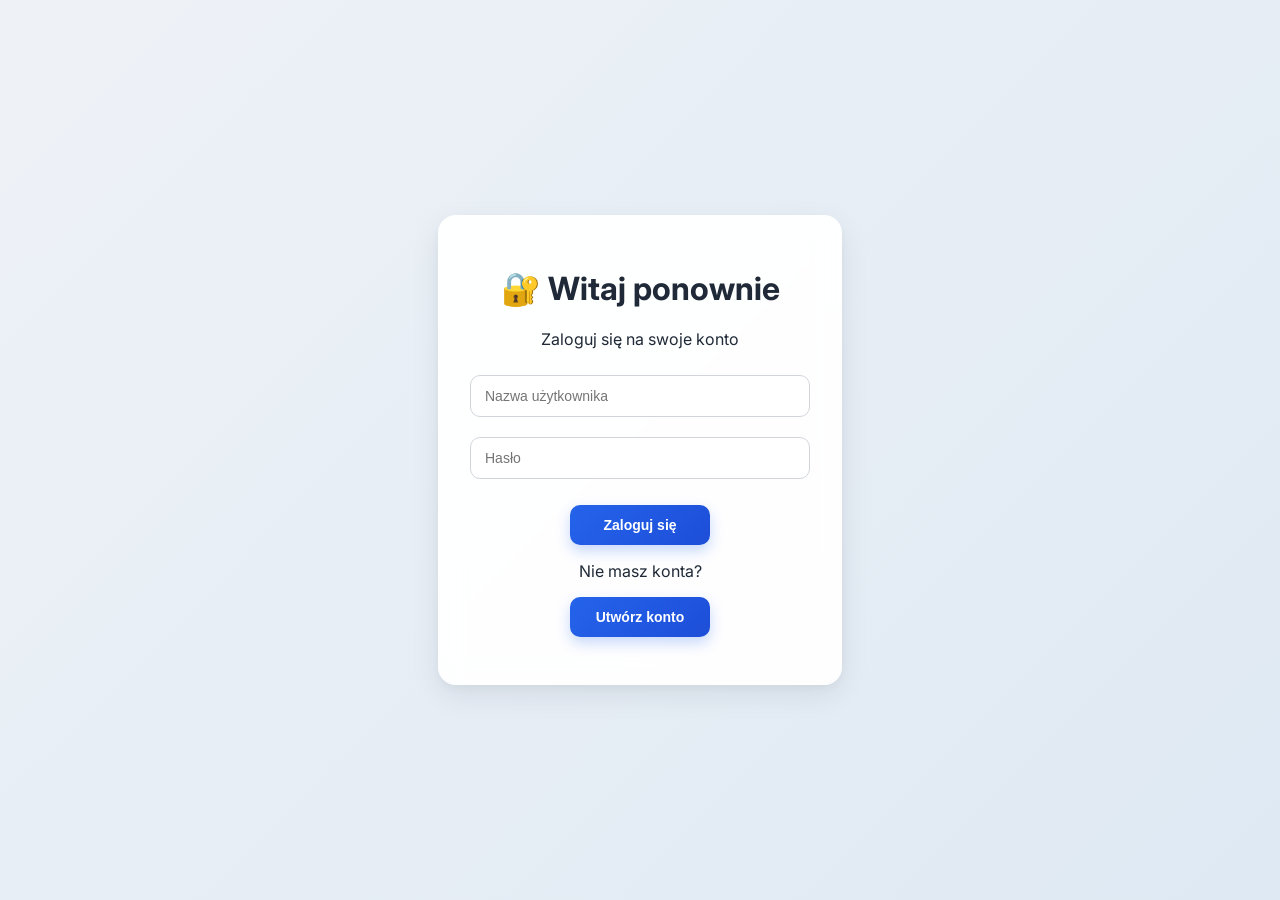
<file: frontend/index.html>
<!DOCTYPE html>
<html lang="pl">

<head>

    <meta charset="UTF-8">
    <meta name="viewport" content="width=device-width, initial-scale=1.0">

    <title>Logowanie</title>

    <link rel="stylesheet" href="css/styles.css">

    <link rel="preconnect" href="https://fonts.googleapis.com">

    <link href="https://fonts.googleapis.com/css2?family=Inter:wght@400;500;600&display=swap" rel="stylesheet">

</head>

<body>

    <div class="container">

        <div class="card">

            <h1>🔐 Witaj ponownie</h1>

            <p class="subtitle">
                Zaloguj się na swoje konto
            </p>

            <input
                type="text"
                id="username"
                placeholder="Nazwa użytkownika"
            >

            <input
                type="password"
                id="password"
                placeholder="Hasło"
            >

            <button id="login-btn" class="primary-btn" onclick="login()">
                <span id="login-text">Zaloguj się</span>
                <div id="spinner" class="spinner hidden"></div>
            </button>

            <div class="divider"></div>

            <p class="bottom-text">
                Nie masz konta?
            </p>

            <button class="secondary-btn" onclick="redirect_register()">
                Utwórz konto
            </button>

        </div>

    </div>

    <script src="js/app.js"></script>

</body>

</html>
</file>
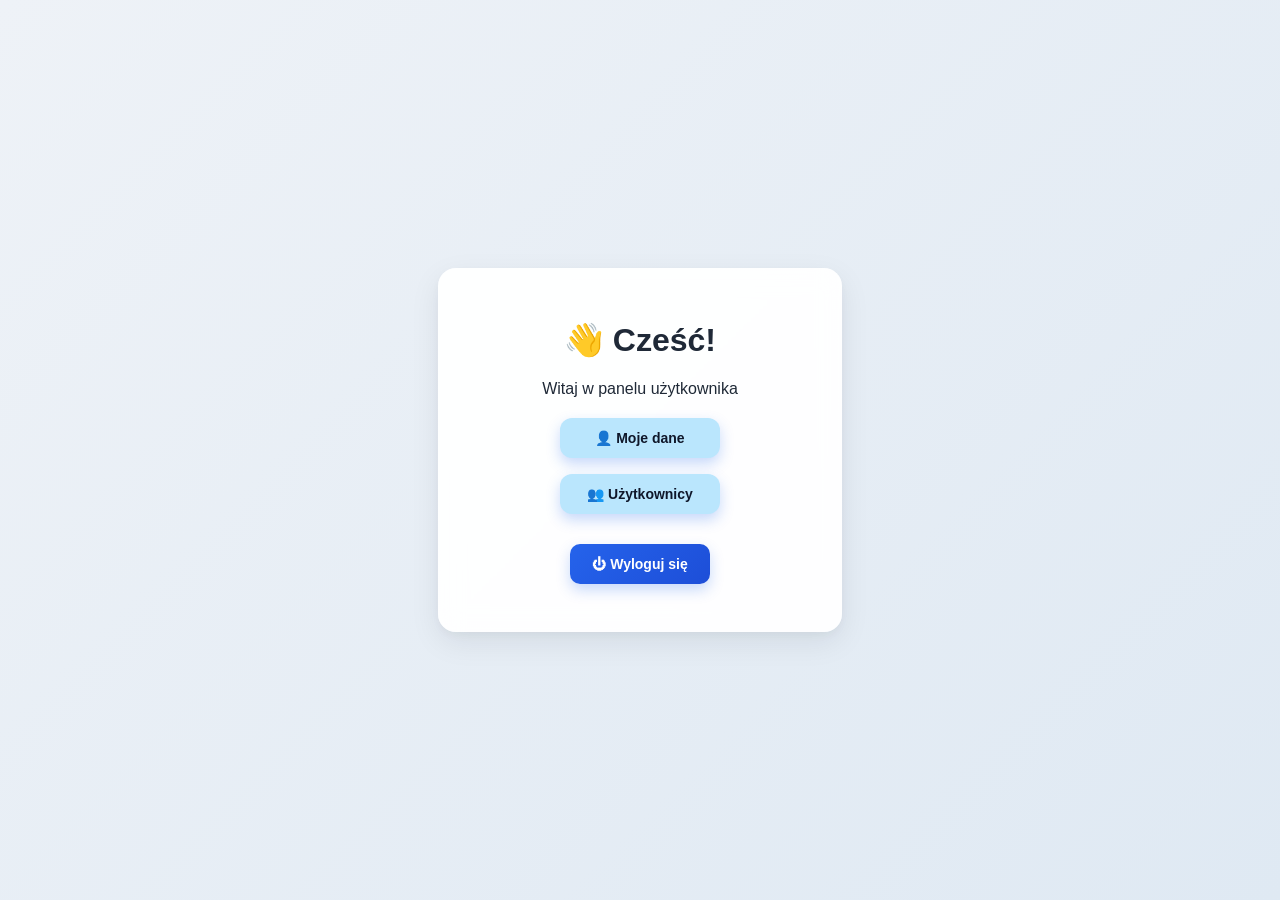
<file: frontend/main.html>
<!DOCTYPE html>
<html lang="pl">

<head>
  <meta charset="UTF-8">
  <title>Panel użytkownika</title>
  <link rel="stylesheet" href="css/styles.css">
</head>

<body>

<div class="card">

  <h1>👋 Cześć!</h1>

  <p class="subtitle">
    Witaj w panelu użytkownika
  </p>

  <!-- USER INFO -->
  <div id="output" style="margin: 20px 0;"></div>

  <!-- ACTIONS -->
<div class="btn-row">
  <button onclick="get_logged_user()"
  style="background:#bae6fd; color:#0f172a; border:none; padding:12px 22px; border-radius:12px; font-weight:600; cursor:pointer; min-width:160px;">
  <span style="color:#1e3a8a;">👤</span> Moje dane
  </button>

  <button onclick="get_users()"
  style="background:#bae6fd; color:#0f172a; border:none; padding:12px 22px; border-radius:12px; font-weight:600; cursor:pointer; min-width:160px;">
  <span style="color:#1e3a8a;">👥</span> Użytkownicy
  </button>
</div>

  <!-- LOGOUT -->
  <div style="margin-top: 30px;">
  <button class="btn-darkblue" onclick="logout()">
    ⏻ Wyloguj się
  </button>
  </div>

</div>

<script src="js/app.js"></script>

</body>
</html>
</file>
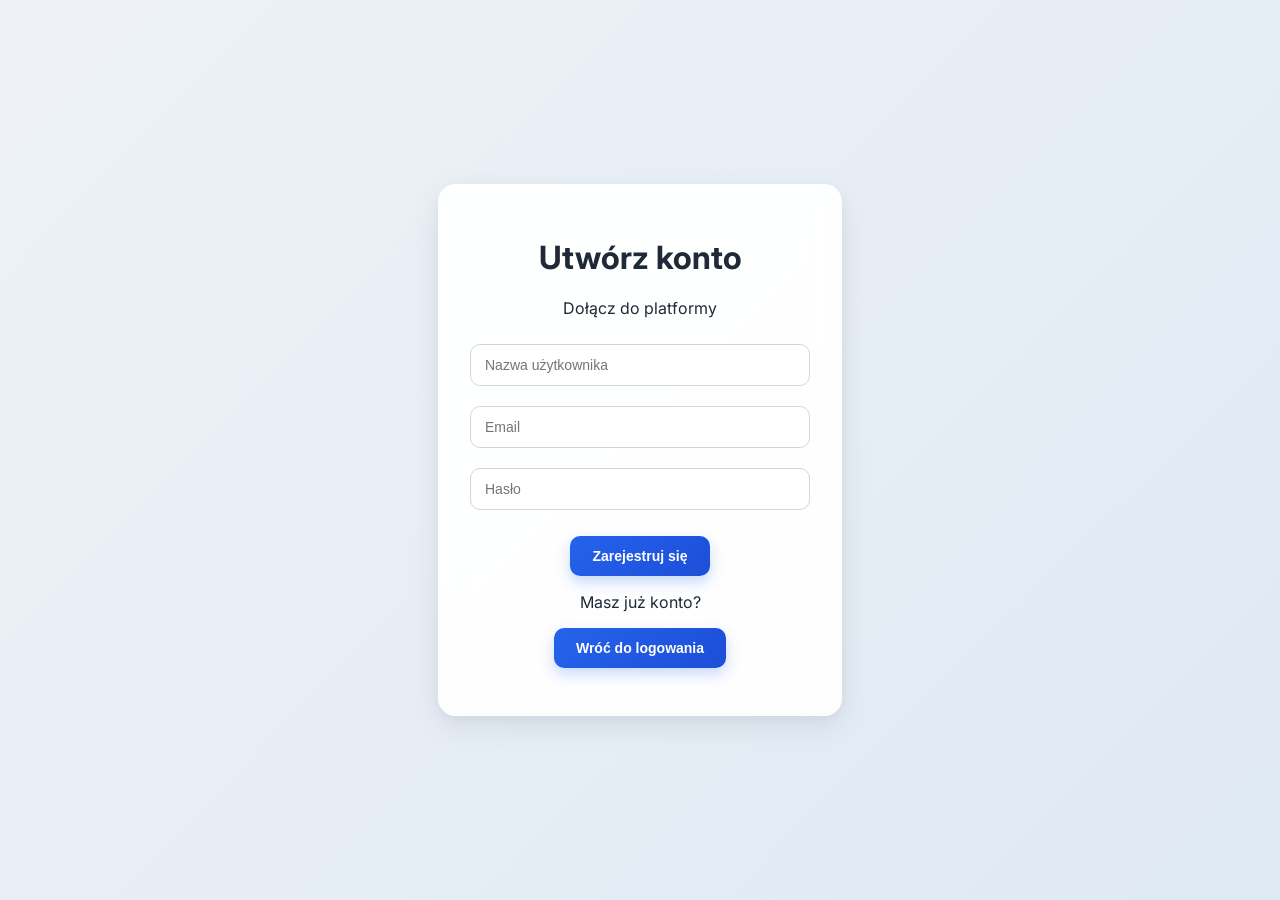
<file: frontend/register.html>
<!DOCTYPE html>
<html lang="pl">

<head>

    <meta charset="UTF-8">
    <meta name="viewport" content="width=device-width, initial-scale=1.0">

    <title>Rejestracja</title>

    <link rel="stylesheet" href="css/styles.css">

    <link rel="preconnect" href="https://fonts.googleapis.com">

    <link href="https://fonts.googleapis.com/css2?family=Inter:wght@400;500;600&display=swap" rel="stylesheet">

</head>

<body>

    <div class="container">

        <div class="card">

            <h1>Utwórz konto</h1>

            <p class="subtitle">
                Dołącz do platformy
            </p>

            <input
                type="text"
                id="username"
                placeholder="Nazwa użytkownika"
            >

            <input
                type="email"
                id="email"
                placeholder="Email"
            >

            <input
                type="password"
                id="password"
                placeholder="Hasło"
            >

            <button class="primary-btn" onclick="register()">
                Zarejestruj się
            </button>

            <div class="divider"></div>

            <p class="bottom-text">
                Masz już konto?
            </p>

            <button
                class="secondary-btn"
                onclick="redirect_login()"
            >
                Wróć do logowania
            </button>

        </div>

    </div>

    <script src="js/app.js"></script>

</body>

</html>
</file>
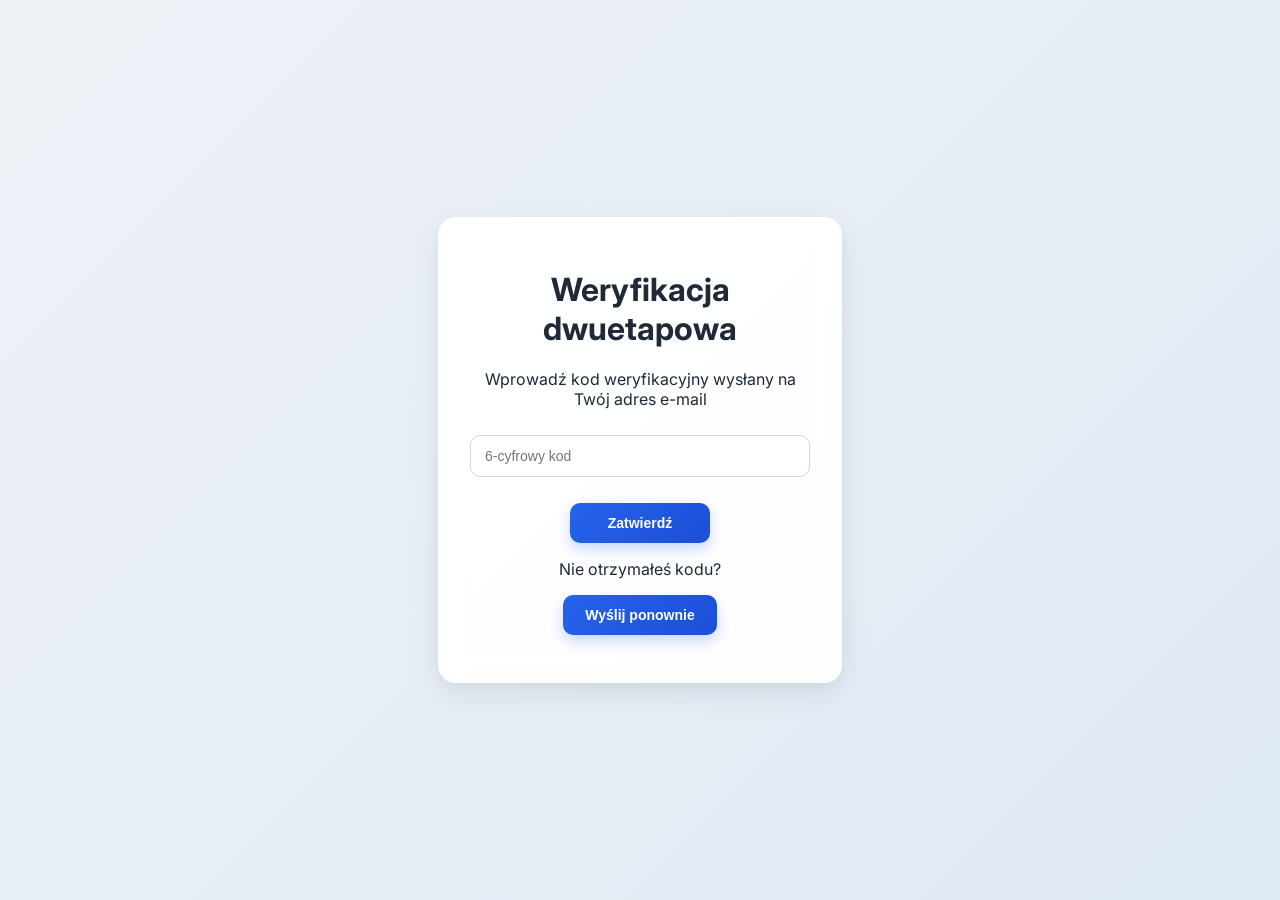
<file: frontend/verify.html>
<!DOCTYPE html>
<html lang="pl">

<head>

    <meta charset="UTF-8">
    <meta name="viewport" content="width=device-width, initial-scale=1.0">

    <title>Weryfikacja 2FA</title>

    <link rel="stylesheet" href="css/styles.css">

    <link rel="preconnect" href="https://fonts.googleapis.com">

    <link href="https://fonts.googleapis.com/css2?family=Inter:wght@400;500;600&display=swap" rel="stylesheet">

</head>

<body>

    <div class="container">

        <div class="card">

            <h1>Weryfikacja dwuetapowa</h1>

            <p class="subtitle">
                Wprowadź kod weryfikacyjny wysłany na Twój adres e-mail
            </p>

            <input
                type="text"
                id="code"
                placeholder="6-cyfrowy kod"
                maxlength="6"
            >

            <button class="primary-btn" onclick="verify()">
                Zatwierdź
            </button>

            <div class="divider"></div>

            <p class="bottom-text">
                Nie otrzymałeś kodu?
            </p>

            <button class="secondary-btn" onclick="resendCode()">
                Wyślij ponownie
            </button>

        </div>

    </div>

    <script src="js/app.js"></script>

</body>

</html>
</file>
<file: frontend/css/styles.css>
/* styles.css */

/* styles.css */

body {
    margin: 0;
    min-height: 100vh;

    display: flex;
    justify-content: center;
    align-items: center;

    background: linear-gradient(135deg, #eef2f7 0%, #dfe9f3 100%);
    font-family: Inter, -apple-system, BlinkMacSystemFont, "Segoe UI", Roboto, sans-serif;

    color: #1f2937;
}

/* Card */

.card {
    width: 340px;

    background: rgba(255, 255, 255, 0.95);

    padding: 32px;

    border-radius: 18px;

    box-shadow:
        0 10px 30px rgba(15, 23, 42, 0.08),
        0 4px 12px rgba(15, 23, 42, 0.04);

    backdrop-filter: blur(12px);

    text-align: center;

    transition: transform 0.25s ease, box-shadow 0.25s ease;
}

.card:hover {
    transform: translateY(-2px);

    box-shadow:
        0 14px 40px rgba(15, 23, 42, 0.12),
        0 6px 20px rgba(15, 23, 42, 0.08);
}

/* Inputs */

input {
    width: 100%;
    box-sizing: border-box;

    padding: 12px 14px;

    margin: 10px 0;

    border-radius: 10px;
    border: 1px solid #d1d5db;

    background: #ffffff;

    font-size: 14px;

    outline: none;

    transition: all 0.2s ease;
}

input:focus {
    border-color: #2563eb;

    box-shadow: 0 0 0 4px rgba(37, 99, 235, 0.12);
}

/* Buttons */

button {
    display: block;

    margin: 16px auto;

    padding: 12px 22px;

    min-width: 140px;

    border: none;
    border-radius: 10px;

    background: linear-gradient(135deg, #2563eb, #1d4ed8);

    color: white;

    font-size: 14px;
    font-weight: 600;

    cursor: pointer;

    transition:
        transform 0.15s ease,
        box-shadow 0.2s ease,
        background 0.2s ease;

    box-shadow: 0 6px 14px rgba(37, 99, 235, 0.25);
}

button:hover {
    transform: translateY(-1px);

    box-shadow: 0 10px 18px rgba(37, 99, 235, 0.35);

    background: linear-gradient(135deg, #1d4ed8, #1e40af);
}

button:active {
    transform: scale(0.98);
}

/* Loading button */

.primary-btn {
    position: relative;

    display: flex;
    justify-content: center;
    align-items: center;

    gap: 10px;
}

/* Spinner */

.spinner {
    width: 18px;
    height: 18px;

    border: 2px solid rgba(255, 255, 255, 0.3);
    border-top: 2px solid white;

    border-radius: 50%;

    animation: spin 0.8s linear infinite;
}

/* Output */

#output {
    margin-top: 20px;

    text-align: left;

    font-size: 14px;
    line-height: 1.5;

    color: #374151;
}

/* User cards */

.user-item {
    padding: 14px;

    margin: 10px 0;

    background: #f8fafc;

    border: 1px solid #e5e7eb;

    border-radius: 12px;

    transition: all 0.2s ease;
}

.user-item:hover {
    background: #f1f5f9;

    transform: translateX(2px);
}

/* Utility */

.hidden {
    display: none;
}

/* Animation */

@keyframes spin {
    from {
        transform: rotate(0deg);
    }

    to {
        transform: rotate(360deg);
    }
}
</file>
